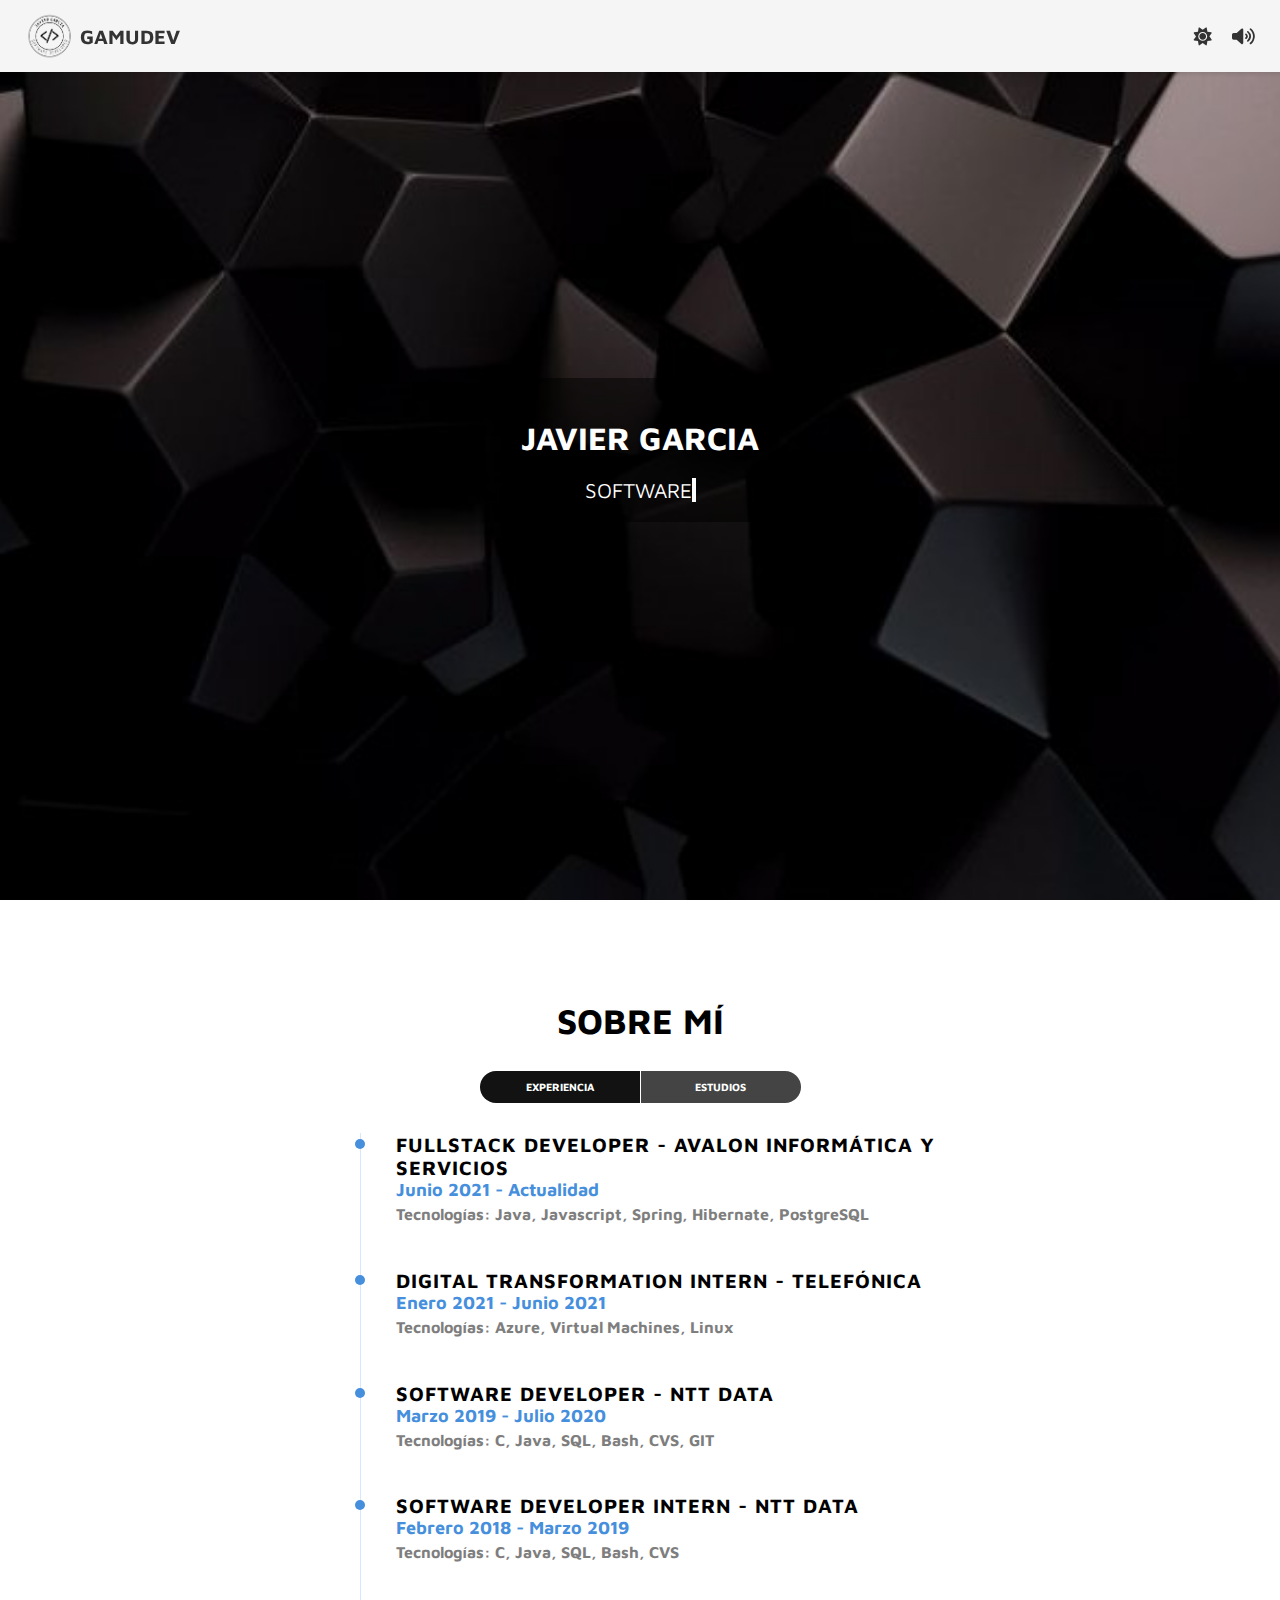
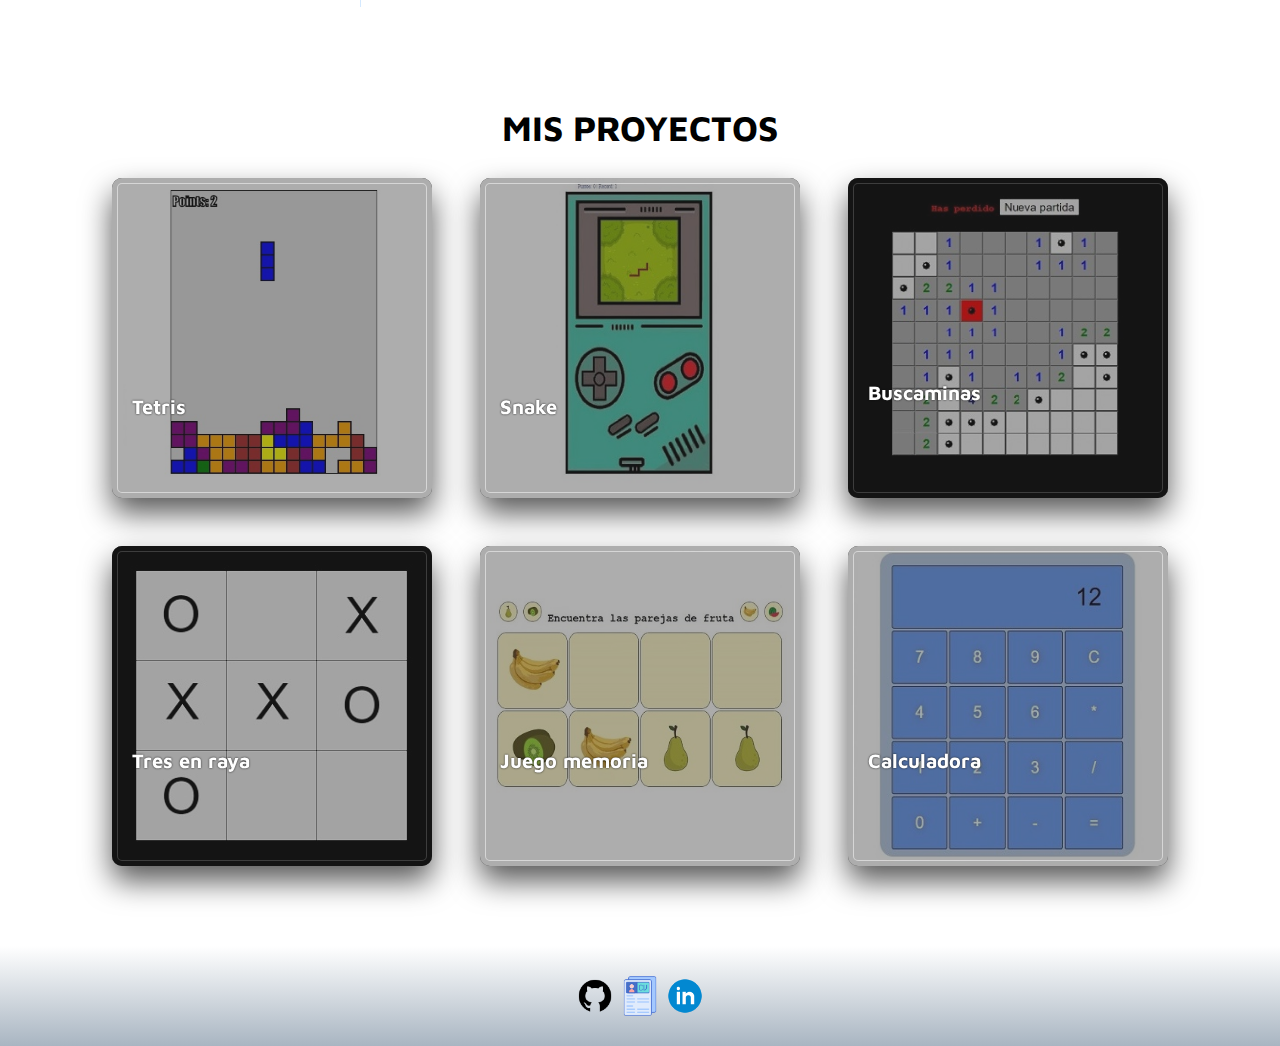
<file: index.html>
<html lang="es">
<head>
    <meta charset="utf-8">
    <meta name="viewport" content="width=device-width, initial-scale=1">
    <title>GAMUDEV</title>
    <script src="https://ajax.googleapis.com/ajax/libs/jquery/3.6.1/jquery.min.js"></script>
    <link rel="stylesheet" href="styles/default.css">
    <link rel="icon" href="img/iconJGM.png" type="image/x-icon">
    <link rel="stylesheet" href="https://cdnjs.cloudflare.com/ajax/libs/font-awesome/6.0.0-beta3/css/all.min.css">

</head>
<body>
    <div class="header-container">
        <header>
            <a class="logo">
                <img src="img/iconJGM.png" alt="icono JGM" class="logo-icon" />
                GAMUDEV
            </a>
            <!-- <nav>
                <ul>
                    <li><a href="#resume">Sobre mí</a></li>
                    <li><a href="#portfolio">Portfolio</a></li>
                    <li><a href="#contacto">Contacto</a></li>
                </ul>
            </nav> -->
            <div class="header-buttons">
                <button id="theme-toggle"><i class="fas fa-sun"></i></button>
                <button id="sound-toggle"><i class="fas fa-volume-up"></i></button>
            </div>
        </header>
    </div>
    <section id="inicio">
        <div class="hero">
            <div class="hero-content">
                <h1 class="name">JAVIER GARCIA</h1>
                <span id="typing-text" class="typing-animation"></span>
            </div>
        </div>
    </section>
    <section id="resume">
        <h1 class="titulo">SOBRE MÍ</h1>
        <div class="resume-icon">
            <ul>
                <li id="resume-icon-1" class="active" data="resume-content-1">
                    <h6 class="resume-icon-title">EXPERIENCIA</h6>
                </li>
                <li id="resume-icon-2" data="resume-content-2">
                    <h6 class="resume-icon-title">ESTUDIOS</h6>
                </li>
            </ul>
        </div>
        <div class="resume-content">
            <div id="resume-content-1" class="item active">
                <div class="content">
                    <ul>
                        <li>
                            <h6 class="sm-title">FullStack Developer - Avalon Informática y Servicios</h6>
                            <span class="date">Junio 2021 - Actualidad</span>
                            <p> Tecnologías:
                                Java, Javascript, Spring, Hibernate, PostgreSQL
                            </p>
                        </li>
                        <li>
                            <h6 class="sm-title">Digital Transformation Intern - Telefónica</h6>
                            <span class="date">Enero 2021 - Junio 2021</span>
                            <p> Tecnologías:
                                Azure, Virtual Machines, Linux
                            </p>
                        </li>
                        <li>
                            <h6 class="sm-title">Software Developer - NTT Data</h6>
                            <span class="date">Marzo 2019 - Julio 2020</span>
                            <p> Tecnologías:
                                C, Java, SQL, Bash, CVS, GIT
                            </p>
                        </li>
                        <li>
                            <h6 class="sm-title">Software Developer Intern - NTT Data</h6>
                            <span class="date">Febrero 2018 - Marzo 2019</span>
                            <p> Tecnologías:
                                C, Java, SQL, Bash, CVS
                            </p>
                        </li>
                    </ul>
                </div>
            </div>

            <div id="resume-content-2" class="item" style="display: none;">
                <div class="content">
                    <ul id="ul-cursos">
                        <li>
                            <h6 class="sm-title">GRADO EN INGENIERÍA DEL SOFTWARE</h6>
                            <span class="date">2014 - 2020 ▪ UNIVERSIDAD POLITÉCNICA DE MADRID</span>
                            <p>Tecnologías:
                                Java, C, C++, ADA, Python 
                            </p>
                        </li>
                        <li>    
                            <a href="docs/PFG.pdf" target="_blank" style="color: unset">
                                <h6 class="sm-title">PFG CRIPTOGRAFÍA DE CURVAS ELÍPTICAS Y REDES NEURONALES</h6>
                                <span class="date">2022 ▪ UNIVERSIDAD POLITÉCNICA DE MADRID</span>
                                <p>Tecnologías:
                                    Python, Criptografía de Curvas Elípticas, Redes Neuronales
                                </p>
                            </a>
                        </li>
                    </ul>
                </div>
            </div>
        </div>
    </section>

    <section id="portfolio">
        <div class="titulo-div">
            <h1 class="titulo">MIS PROYECTOS</h1>
        </div>
        <div class="containerApps">
            <div class="cardWrap" id="tetris" data-bs-toggle="modal" data-bs-target="#modalApp">
                <div class="card">
                    <div class="cardBg" style="background-image: url('./img/tetris.JPG');">
                    </div>
                    <div class="cardInfo">
                        <h3 class="cardTitle">
                            Tetris
                        </h3>
                        <p>Juego de puzzle en el que los jugadores manipulan tetrominós que caen para completar y eliminar líneas
                        horizontales sin dejar huecos.</p>
                    </div>
                </div>
            </div>
            <div class="cardWrap" id="snake" data-bs-toggle="modal" data-bs-target="#modalApp">
                <div class="card">
                    <div class="cardBg" style="background-image: url('./img/snake.JPG');">
                    </div>
                    <div class="cardInfo">
                        <h3 class="cardTitle">
                            Snake
                        </h3>
                        <p>Juego en el que el jugador controla una serpiente que crece al comer objetos, evitando colisionar con las paredes y
                        consigo misma.</p>
                    </div>
                </div>
            </div>
            <div class="cardWrap" id="buscaminas" data-bs-toggle="modal" data-bs-target="#modalApp">
                <div class="card">
                    <div class="cardBg" style="background-image: url('./img/buscaminas.JPG');">
                    </div>
                    <div class="cardInfo">
                        <h3 class="cardTitle">
                            Buscaminas
                        </h3>
                        <p>Juego de lógica en el que los jugadores deben descubrir celdas en una cuadrícula sin detonarlas, utilizando pistas
                        numéricas para evitar las minas ocultas.</p>
                    </div>
                </div>
            </div>
            <div class="cardWrap" id="tresenraya" data-bs-toggle="modal" data-bs-target="#modalApp">
                <div class="card">
                    <div class="cardBg" style="background-image: url('./img/tresenraya.JPG');">
                    </div>
                    <div class="cardInfo">
                        <h3 class="cardTitle">
                            Tres en raya
                        </h3>
                        <p>Juego de estrategia para dos jugadores que se turnan para colocar sus símbolos en una cuadrícula de 3x3, intentando
                        alinear tres en fila, columna o diagonal.</p>
                    </div>
                </div>
            </div>
            <div class="cardWrap" id="parejas" data-bs-toggle="modal" data-bs-target="#modalApp">
                <div class="card">
                    <div class="cardBg" style="background-image: url('./img/parejas.JPG');">
                    </div>
                    <div class="cardInfo">
                        <h3 class="cardTitle">
                            Juego memoria
                        </h3>
                        <p>Juego de memoria en el que los jugadores voltean dos cartas a la vez,
                        tratando de encontrar pares coincidentes hasta que todas las cartas se emparejan.</p>
                    </div>
                </div>
            </div>
            <div class="cardWrap" id="calculadora" data-bs-toggle="modal" data-bs-target="#modalApp">
                <div class="card">
                    <div class="cardBg" style="background-image: url('./img/calculadora.JPG');">
                    </div>
                    <div class="cardInfo">
                        <h3 class="cardTitle">
                            Calculadora
                        </h3>
                        <p>Herramienta para realizar operaciones matemáticas básicas, como suma, resta, multiplicación y división, 
                            proporcionando resultados rápidos y precisos.</p>
                    </div>
                </div>
            </div>
        </div>
    </section >
    
    <!-- Modal -->
    <div id="modalApp" class="modal">
        <div class="modal-content">
            <span id="closeModal" class="close">&times;</span>
            <div class="embed-container">
                <iframe id="iframe-modal" frameborder="0" allowfullscreen scrolling="no" style="overflow:hidden;"></iframe>
            </div>
        </div>
    </div>

    <footer id="contacto">
        <!-- <a href="https://twitter.com/gamudev" target="_blank"><img src="img/twitter.png" alt="icono github" /></a> -->
        <a href="https://github.com/gamudev" target="_blank"><img src="img/github.png" alt="icono github" /></a>
        <a href="docs/cv.pdf" target="_blank"><img src="img/cv.png" alt="icono curriculum" /></a>
        <a href="https://www.linkedin.com/in/javier-garcia-mu%C3%B1oz/" target="_blank"><img src="img/linkedin.png" alt="icono linkedin" /></a>
    </footer>
    <script src="scripts/main.js"></script>
</body>

</html>
</file>
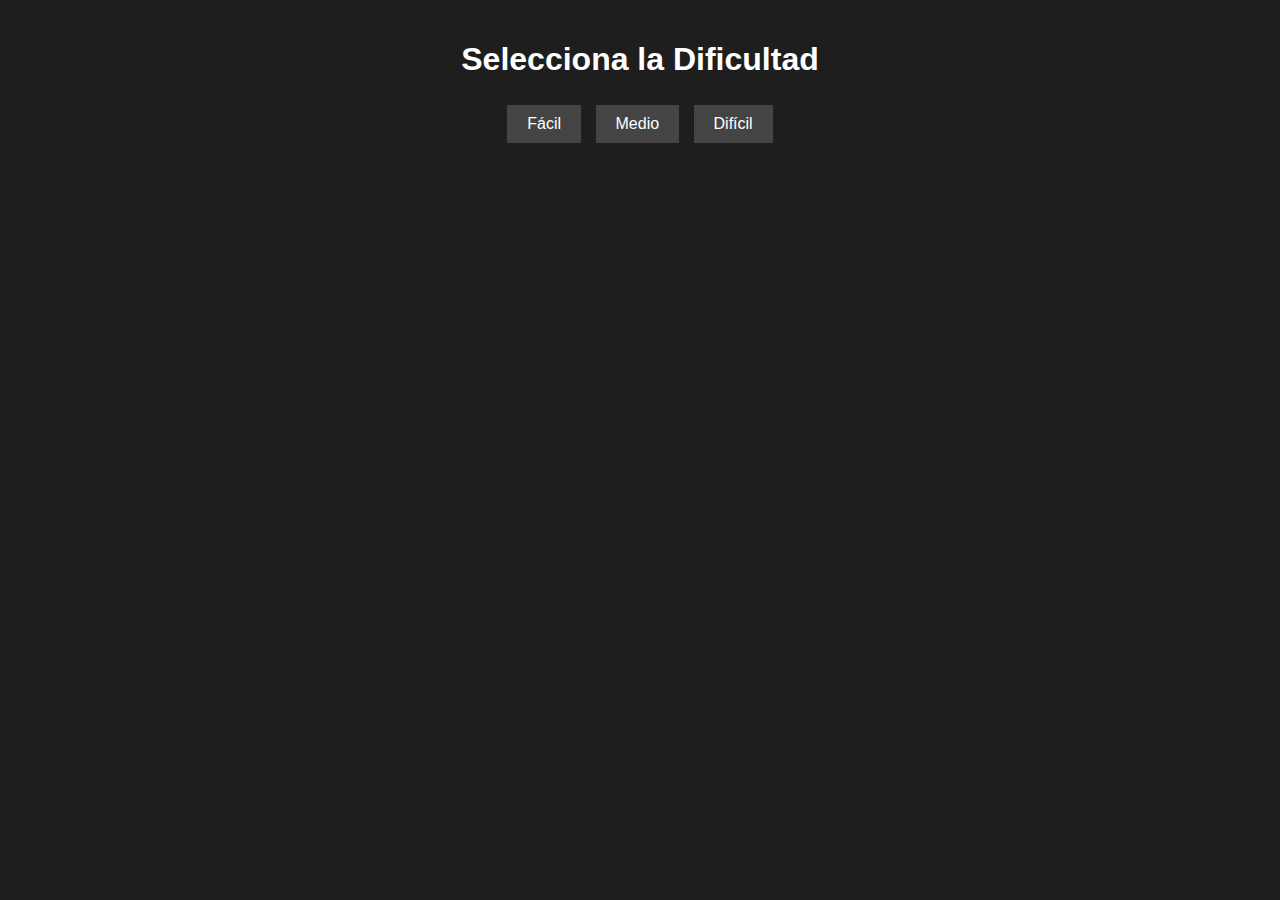
<file: Demo/Obstacles/index.html>
<!DOCTYPE html>
<html>

<head>
    <title>Juego de Evasión Moderno</title>
    <meta name="viewport" content="width=device-width, initial-scale=1.0, user-scalable=no">
    <style>
        body {
            margin: 0;
            display: flex;
            justify-content: center;
            align-items: center;
            height: 100vh;
            background-color: #1e1e1e;
            color: #fff;
            font-family: Arial, sans-serif;
            -webkit-user-select: none;
            /* Disables user select on iOS Safari */
            -webkit-touch-callout: none;
            /* Disables callout (menu) on iOS Safari */
            user-select: none;
            /* Disables text selection */
        }

        canvas {
            background-color: #262626;
            box-shadow: 0 0 10px rgba(0, 0, 0, 0.5);
            border: 2px solid #fff;
        }

        .difficulty-selector {
            position: absolute;
            top: 20px;
            text-align: center;
        }

        .difficulty-selector button {
            background-color: #444;
            border: none;
            color: #fff;
            padding: 10px 20px;
            margin: 5px;
            cursor: pointer;
            font-size: 16px;
        }
    </style>
</head>

<body>
    <div class="difficulty-selector" id="difficultySelector">
        <h1>Selecciona la Dificultad</h1>
        <button onclick="startGame('easy')">Fácil</button>
        <button onclick="startGame('medium')">Medio</button>
        <button onclick="startGame('hard')">Difícil</button>
    </div>
    <canvas id="gameCanvas" width="500" height="600" style="display:none;"></canvas>
    <script>
        const canvas = document.getElementById('gameCanvas');
        const ctx = canvas.getContext('2d');

        const playerImage = new Image();
        playerImage.src = './img/player.png';

        const obstacleImage = new Image();
        obstacleImage.src = './img/obstacle.png';

        const lifeImage = new Image();
        lifeImage.src = './img/1up.png';

        const player = {
            x: canvas.width / 2 - 25,
            y: canvas.height - 60,
            width: 50,
            height: 50,
            speed: 15,
            lives: 3
        };

        const obstacles = [];
        const obstacleWidth = 50;
        const obstacleHeight = 50;
        let obstacleSpeed = 3;

        const lifes = [];
        const lifeWidth = 25;
        const lifeHeight = 25;
        let lifeProportion = 0.01; // Default to medium difficulty proportion

        let gameOver = false;
        let score = 0;
        let bestScores = JSON.parse(localStorage.getItem('bestScores')) || [];

        function drawPlayer() {
            ctx.drawImage(playerImage, player.x, player.y, player.width, player.height);
        }

        function drawObstacles() {
            obstacles.forEach(obstacle => {
                ctx.drawImage(obstacleImage, obstacle.x, obstacle.y, obstacleWidth, obstacleHeight);
            });
        }

        function drawLives() {
            lifes.forEach(life => {
                ctx.drawImage(lifeImage, life.x, life.y, lifeWidth, lifeHeight);
            });
        }

        function updateObstacles() {
            obstacles.forEach(obstacle => {
                obstacle.y += obstacleSpeed;
            });
            if (Math.random() < 0.02) {
                const x = Math.random() * (canvas.width - obstacleWidth);
                obstacles.push({ x: x, y: -obstacleHeight });
            }
            obstacles.forEach((obstacle, index) => {
                if (obstacle.y > canvas.height) {
                    obstacles.splice(index, 1);
                    score++;
                }
                if (obstacle.x < player.x + player.width &&
                    obstacle.x + obstacleWidth > player.x &&
                    obstacle.y < player.y + player.height &&
                    obstacle.y + obstacleHeight > player.y) {
                    obstacles.splice(index, 1);
                    player.lives--;
                    if (player.lives <= 0) {
                        gameOver = true;
                        saveScore();
                    }
                }
            });
        }

        function updateLives() {
            lifes.forEach(life => {
                life.y += obstacleSpeed;
            });
            if (Math.random() < lifeProportion) {
                const x = Math.random() * (canvas.width - lifeWidth);
                lifes.push({ x: x, y: -lifeHeight });
            }
            lifes.forEach((life, index) => {
                if (life.y > canvas.height) {
                    lifes.splice(index, 1);
                }
                if (life.x < player.x + player.width &&
                    life.x + lifeWidth > player.x &&
                    life.y < player.y + player.height &&
                    life.y + lifeHeight > player.y) {
                    lifes.splice(index, 1);
                    player.lives++;
                }
            });
        }

        function drawScore() {
            ctx.fillStyle = '#fff';
            ctx.font = '20px Arial';
            ctx.fillText('Score: ' + score, 10, 30);
            ctx.fillText('Lives: ' + player.lives, 10, 60);
        }

        function clearCanvas() {
            ctx.clearRect(0, 0, canvas.width, canvas.height);
        }

        function gameLoop() {
            if (gameOver) {
                showGameOver();
                return;
            }

            clearCanvas();
            drawPlayer();
            updateObstacles();
            drawObstacles();
            updateLives();
            drawLives();
            drawScore();

            requestAnimationFrame(gameLoop);
        }

        function resetGame() {
            player.x = canvas.width / 2 - 25;
            player.y = canvas.height - 60;
            player.lives = 3;
            obstacles.length = 0;
            lifes.length = 0;
            gameOver = false;
            score = 0;
            gameLoop();
        }

        function startGame(difficulty) {
            document.getElementById('difficultySelector').style.display = 'none';
            canvas.style.display = 'block';
            switch (difficulty) {
                case 'easy':
                    obstacleSpeed = 2;
                    lifeProportion = 0.01;
                    break;
                case 'medium':
                    obstacleSpeed = 4;
                    lifeProportion = 0.005;
                    break;
                case 'hard':
                    obstacleSpeed = 6;
                    lifeProportion = 0.001;
                    break;
            }
            resetGame();
        }

        function showGameOver() {
            clearCanvas();
            ctx.fillStyle = '#fff';
            ctx.font = '50px Arial';
            ctx.fillText('Game Over', canvas.width / 4, canvas.height / 2);
            ctx.font = '20px Arial';
            ctx.fillText('Press any key or tap to restart', canvas.width / 4 - 40, canvas.height / 2 + 40);
            ctx.fillText('Best Scores:', canvas.width / 4, canvas.height / 2 + 80);
            bestScores.forEach((score, index) => {
                ctx.fillText(`${index + 1}. ${score}`, canvas.width / 4, canvas.height / 2 + 110 + index * 30);
            });
        }

        function saveScore() {
            bestScores.push(score);
            bestScores.sort((a, b) => b - a);
            if (bestScores.length > 3) {
                bestScores = bestScores.slice(0, 3);
            }
            localStorage.setItem('bestScores', JSON.stringify(bestScores));
        }

        document.addEventListener('keydown', (e) => {
            if (gameOver) {
                resetGame();
            } else {
                if (e.key === 'ArrowLeft' && player.x > 0) {
                    player.x -= player.speed;
                } else if (e.key === 'ArrowRight' && player.x < canvas.width - player.width) {
                    player.x += player.speed;
                }
            }
        });

        document.addEventListener('touchstart', (e) => {
            if (gameOver) {
                resetGame();
            } else {
                const touchX = e.touches[0].clientX;
                const canvasRect = canvas.getBoundingClientRect();
                if (touchX < canvasRect.left + canvasRect.width / 2 && player.x > 0) {
                    player.x -= player.speed;
                } else if (touchX > canvasRect.left + canvasRect.width / 2 && player.x < canvas.width - player.width) {
                    player.x += player.speed;
                }
            }
        });

        // Prevent double-tap zoom on mobile
        let lastTouchEnd = 0;
        document.addEventListener('touchend', (e) => {
            const now = (new Date()).getTime();
            if (now - lastTouchEnd <= 300) {
                e.preventDefault();
            }
            lastTouchEnd = now;
        }, false);

        playerImage.onload = () => {
            showDifficultySelector();
        };

        function showDifficultySelector() {
            document.getElementById('difficultySelector').style.display = 'block';
            canvas.style.display = 'none';
        }
        </script>
    </body>

</html>
</file>
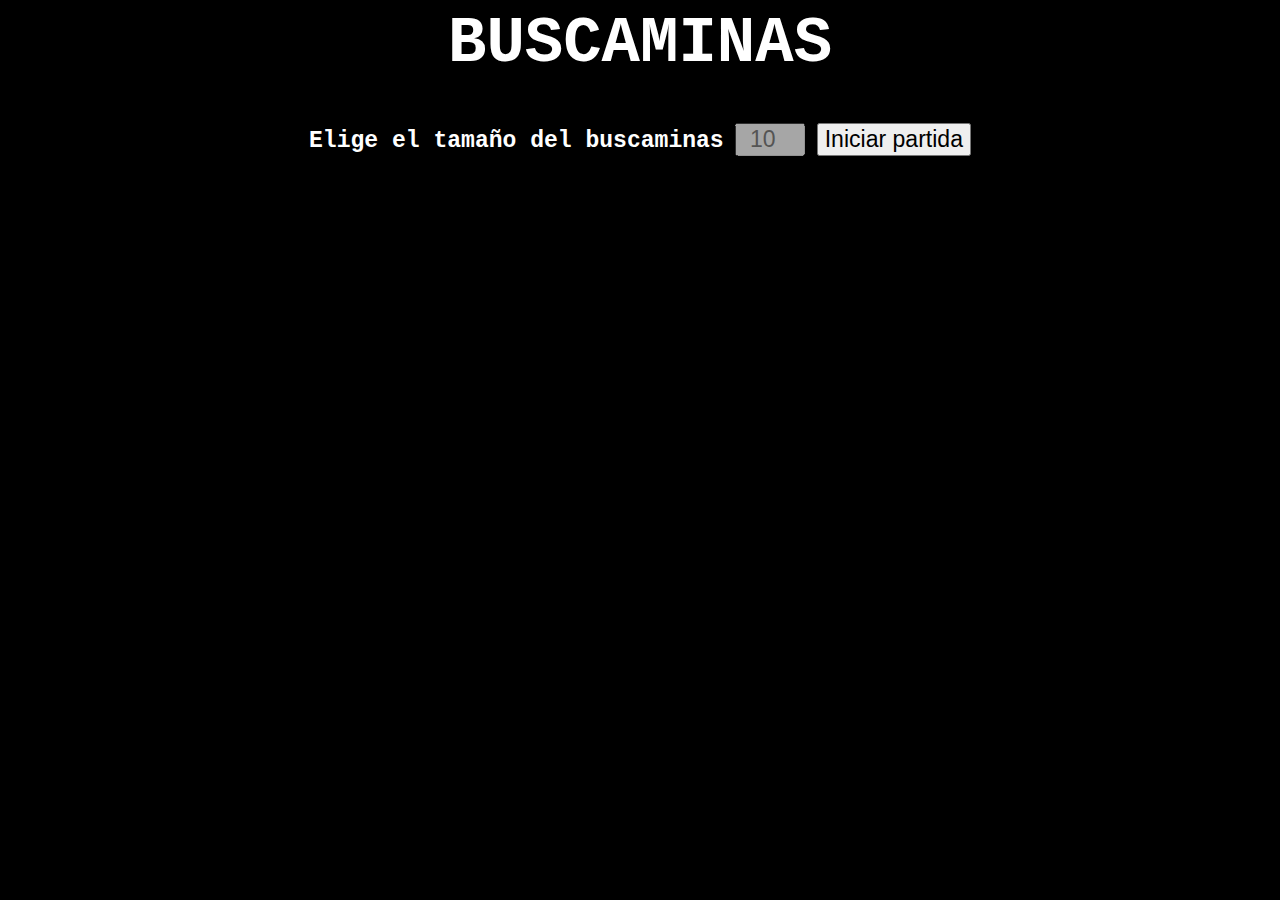
<file: Buscaminas/buscaminas.html>
<html>

<head>
    <meta charset="utf-8">
    <title>Juego</title>
    <script src="https://ajax.googleapis.com/ajax/libs/jquery/3.6.1/jquery.min.js"></script>
    <link rel="stylesheet" href="buscaminas.css">
</head>

<body>
    <h1>BUSCAMINAS</h1>
    <div id="mensajes">
        <label for="tamaño">Elige el tamaño del buscaminas</label>
        <input id="tamaño" type="number" value="10" min="5" max="20" disabled/>
        <button id="iniciarBuscaminas">Iniciar partida</button>
    </div>
    <div id="tablero">
    </div>
    <script src="buscaminas.js"></script>
</body>

</html>
</file>
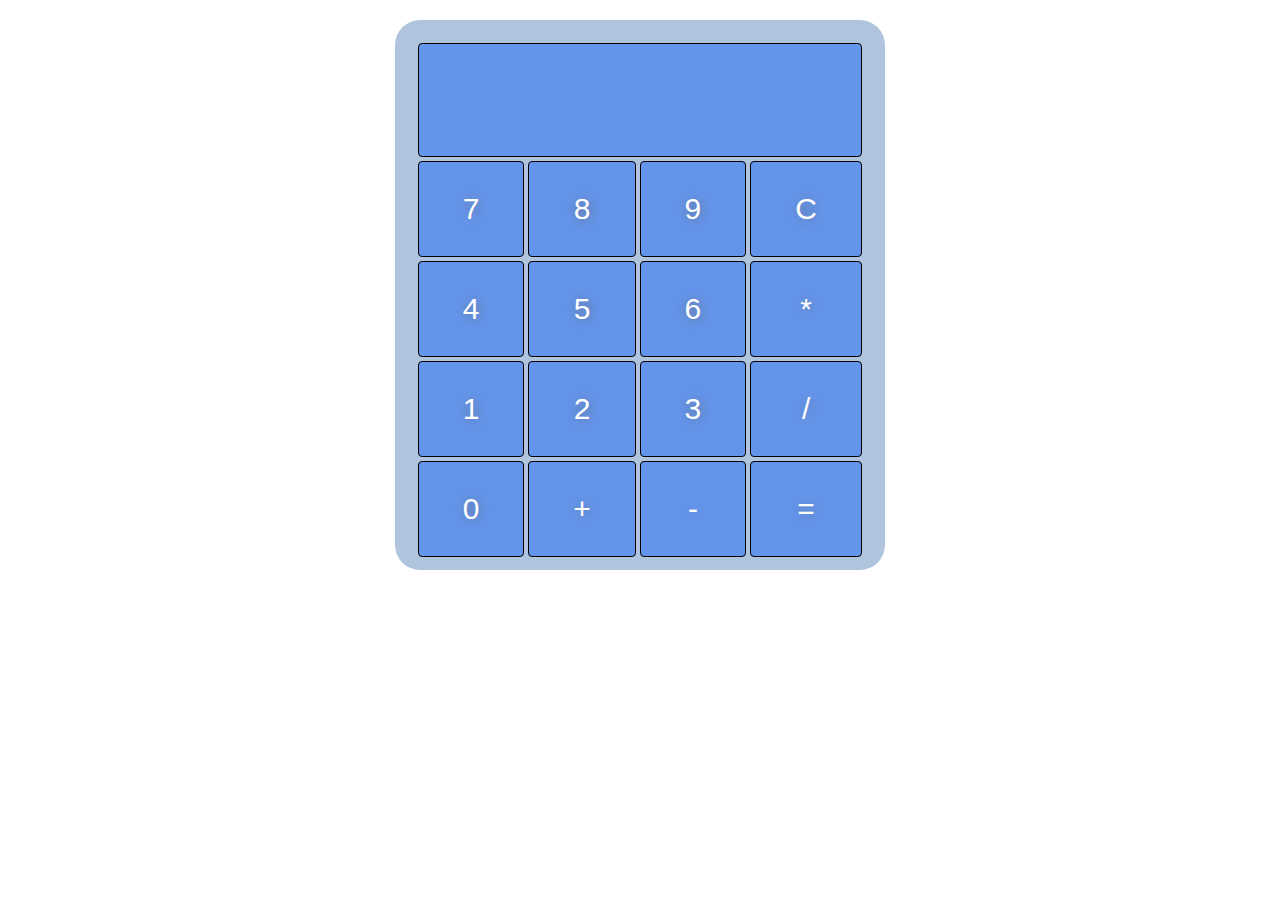
<file: Calculadora/calculadora.html>
<html>

<head>
    <meta charset="utf-8">
    <title>Calculadora</title>
    <script src="https://ajax.googleapis.com/ajax/libs/jquery/3.6.1/jquery.min.js"></script>
    <link rel="stylesheet" href="calculadora.css">
</head>

<body>
    <table class="calculadora">
        <tr>
            <td colspan="4"><input id="resultado"/></td>
        </tr>
        <tr>
            <td><button id="siete" class="number">7</button></td>
            <td><button id="ocho" class="number">8</button></td>
            <td><button id="nueve" class="number">9</button></td>
            <td><button id="clear" class="operation">C</button></td>
        </tr>
        <tr>
            <td><button id="cuatro" class="number">4</button></td>
            <td><button id="cinco" class="number">5</button></td>
            <td><button id="seis" class="number">6</button></td>
            <td><button id="multiplicacion" class="operation">*</button></td>
        </tr>
        <tr>
            <td><button id="uno" class="number">1</button></td>
            <td><button id="dos" class="number">2</button></td>
            <td><button id="tres" class="number">3</button></td>
            <td><button id="division" class="operation">/</button></td>
        </tr>
        <tr>
            <td><button id="cero" class="number">0</button></td>
            <td><button id="suma" class="operation">+</button></td>
            <td><button id="resta" class="operation">-</button></td>
            <td><button id="igual" class="operation">=</button></td>
        </tr>
    </table>
    <script src="calculadora.js"></script>
</body>
</file>
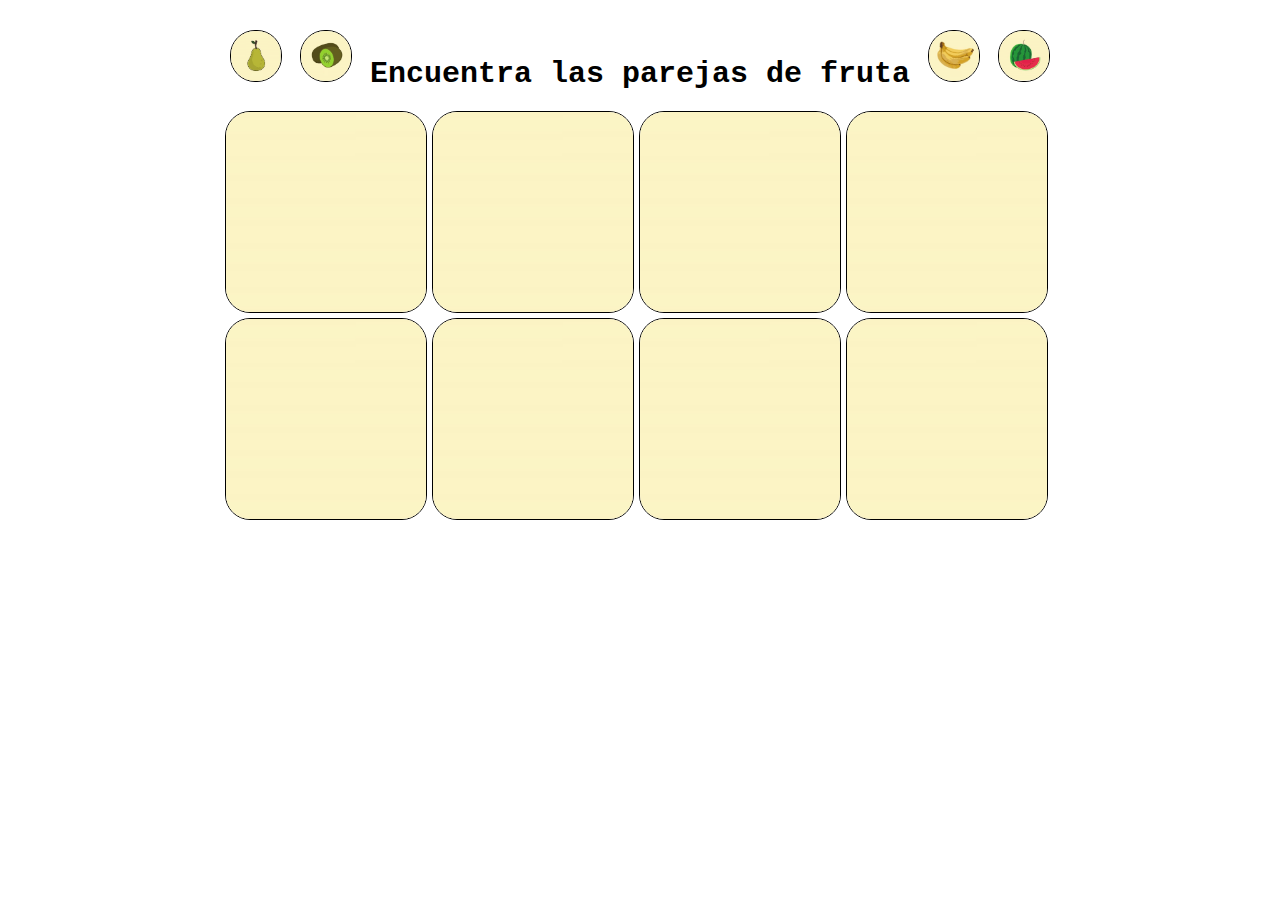
<file: Encuentra Pareja Fruta/encuentraParejaFruta.html>
<html>
<head>
    <meta charset="utf-8">
    <title>Juego</title>
    <script src="https://ajax.googleapis.com/ajax/libs/jquery/3.6.1/jquery.min.js"></script>
    <link rel="stylesheet" href="encuentraParejaFruta.css">
</head>
<body>
    <h1 class="titulo">
        <img class="minifruta" src="img/pera.png">
        <img class="minifruta" src="img/kiwi.png"> 
        Encuentra las parejas de fruta
        <img class="minifruta" src="img/platano.png">
        <img class="minifruta" src="img/sandia.png">
    </h1>
    <div id="tablero">
        <img id="fruta0" class="fruta" src="img/oculto.png" draggable="false">
        <img id="fruta1" class="fruta" src="img/oculto.png" draggable="false">
        <img id="fruta2" class="fruta" src="img/oculto.png" draggable="false">
        <img id="fruta3" class="fruta" src="img/oculto.png" draggable="false">
        <img id="fruta4" class="fruta" src="img/oculto.png" draggable="false">
        <img id="fruta5" class="fruta" src="img/oculto.png" draggable="false">
        <img id="fruta6" class="fruta" src="img/oculto.png" draggable="false">
        <img id="fruta7" class="fruta" src="img/oculto.png" draggable="false">
    </div>
    <script src="encuentraParejaFruta.js"></script>
</body>
</html>
</file>
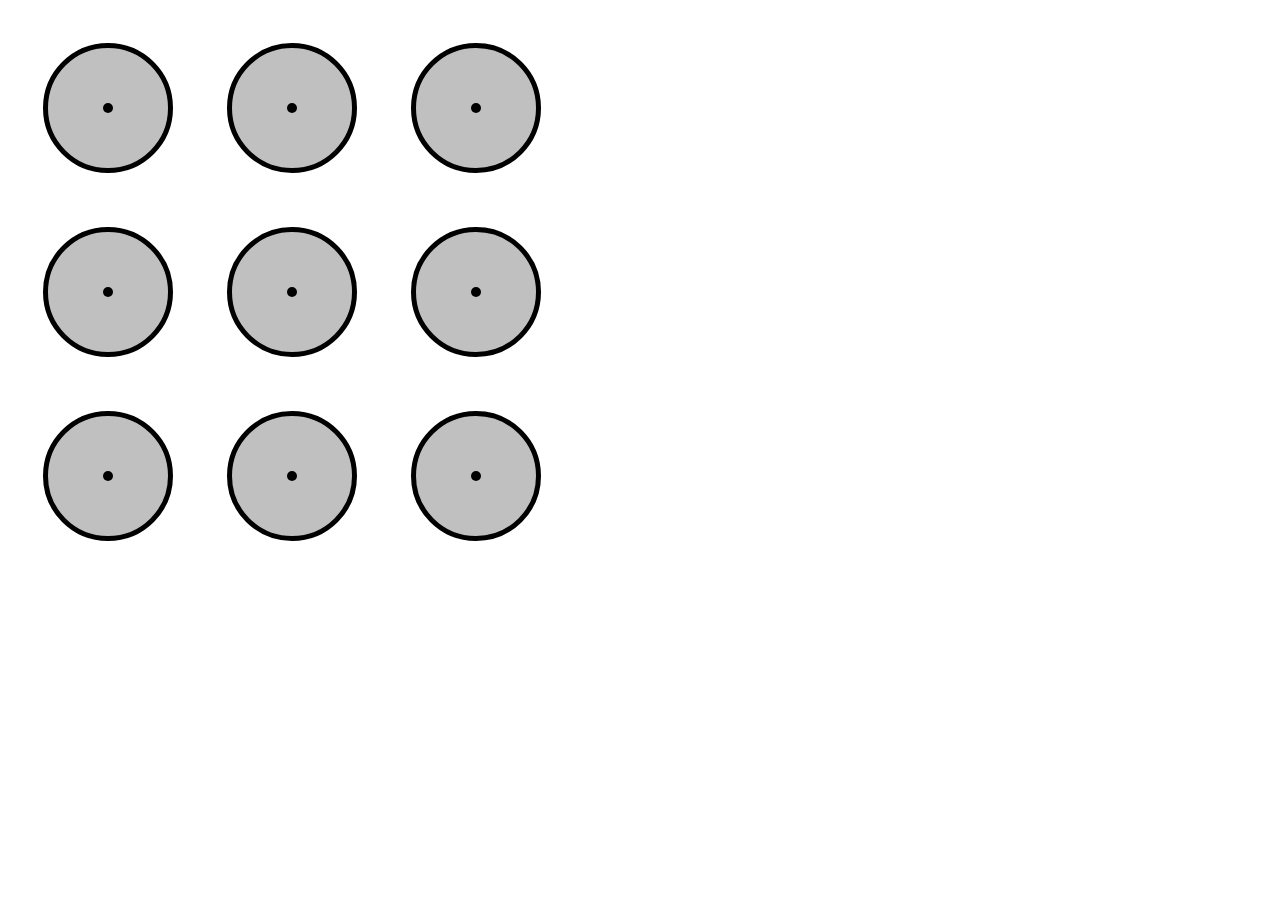
<file: Patron desbloqueo/patronDesbloqueo.html>
<html>

<head>
    <meta charset="utf-8">
    <title>Patrón Desbloqueo</title>
    <script src="https://ajax.googleapis.com/ajax/libs/jquery/3.6.1/jquery.min.js"></script>
    <link rel="stylesheet" href="patronDesbloqueo.css">
</head>

<body>
    <table class="patron">
        <tr>
            <td><div class="circulo" id="circulo1"><div></div></div></td>
            <td><div class="circulo" id="circulo2"><div></div></div></td>
            <td><div class="circulo" id="circulo3"><div></div></div></td>
        </tr>
        <tr>
            <td><div class="circulo" id="circulo4"><div></div></div></td>
            <td><div class="circulo" id="circulo5"><div></div></div></td>
            <td><div class="circulo" id="circulo6"><div></div></div></td>
        </tr>
        <tr>
            <td><div class="circulo" id="circulo7"><div></div></div></td>
            <td><div class="circulo" id="circulo8"><div></div></div></td>
            <td><div class="circulo" id="circulo9"><div></div></div></td>
        </tr>
    </table>
    <script src="patronDesbloqueo.js"></script>
</body>
</file>
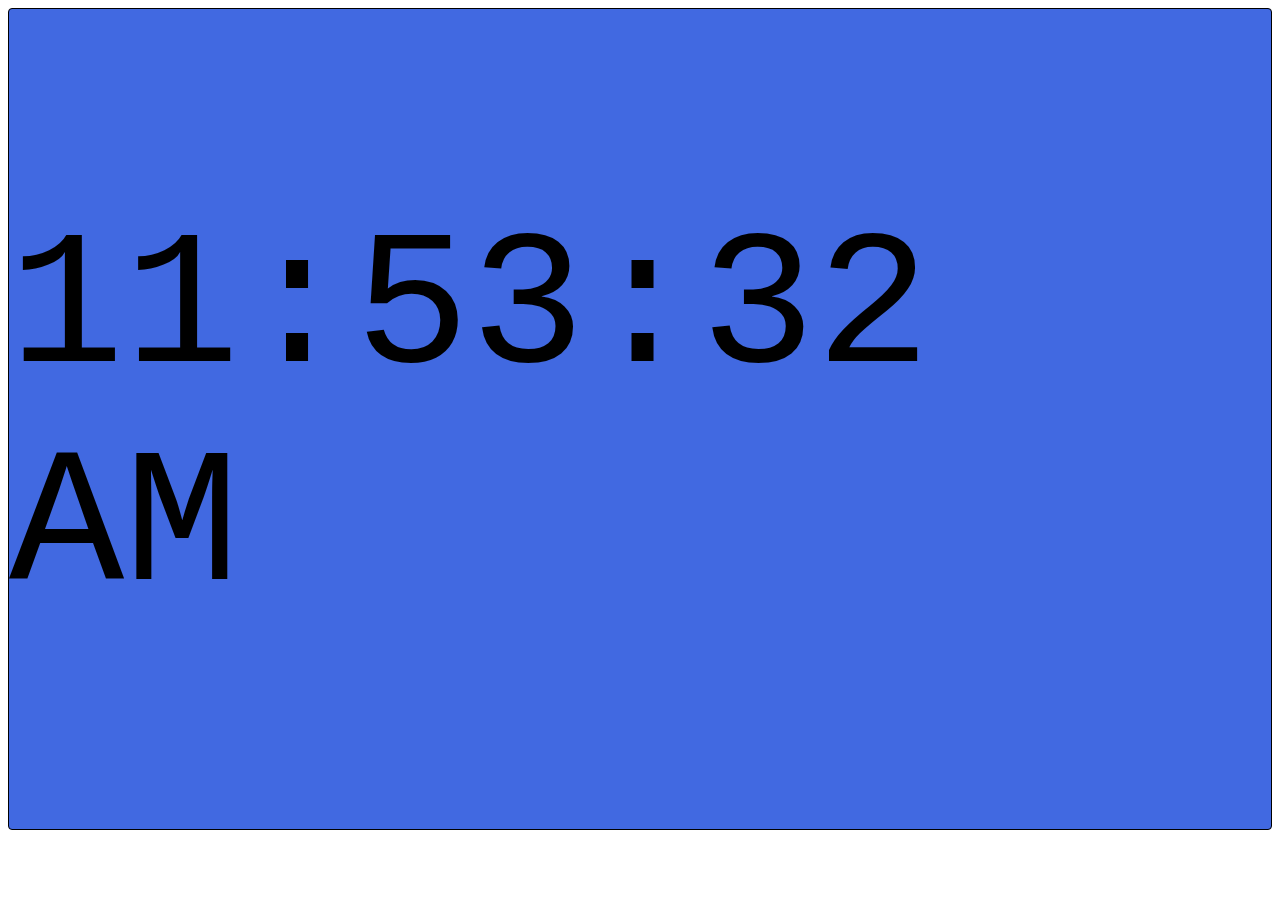
<file: Reloj digital/relojDigital.html>
<head>
    <meta charset="utf-8">
    <title>Reloj Digital</title>
    <link rel="stylesheet" href="relojDigital.css">
    <script src="https://ajax.googleapis.com/ajax/libs/jquery/3.6.1/jquery.min.js"></script>
</head>
<body>
    <div class="contenedor">
        <div class="reloj">
            <p id="now"></p>
        </div>
    </div>
    <script src="relojDigital.js"></script>
</body>
</file>
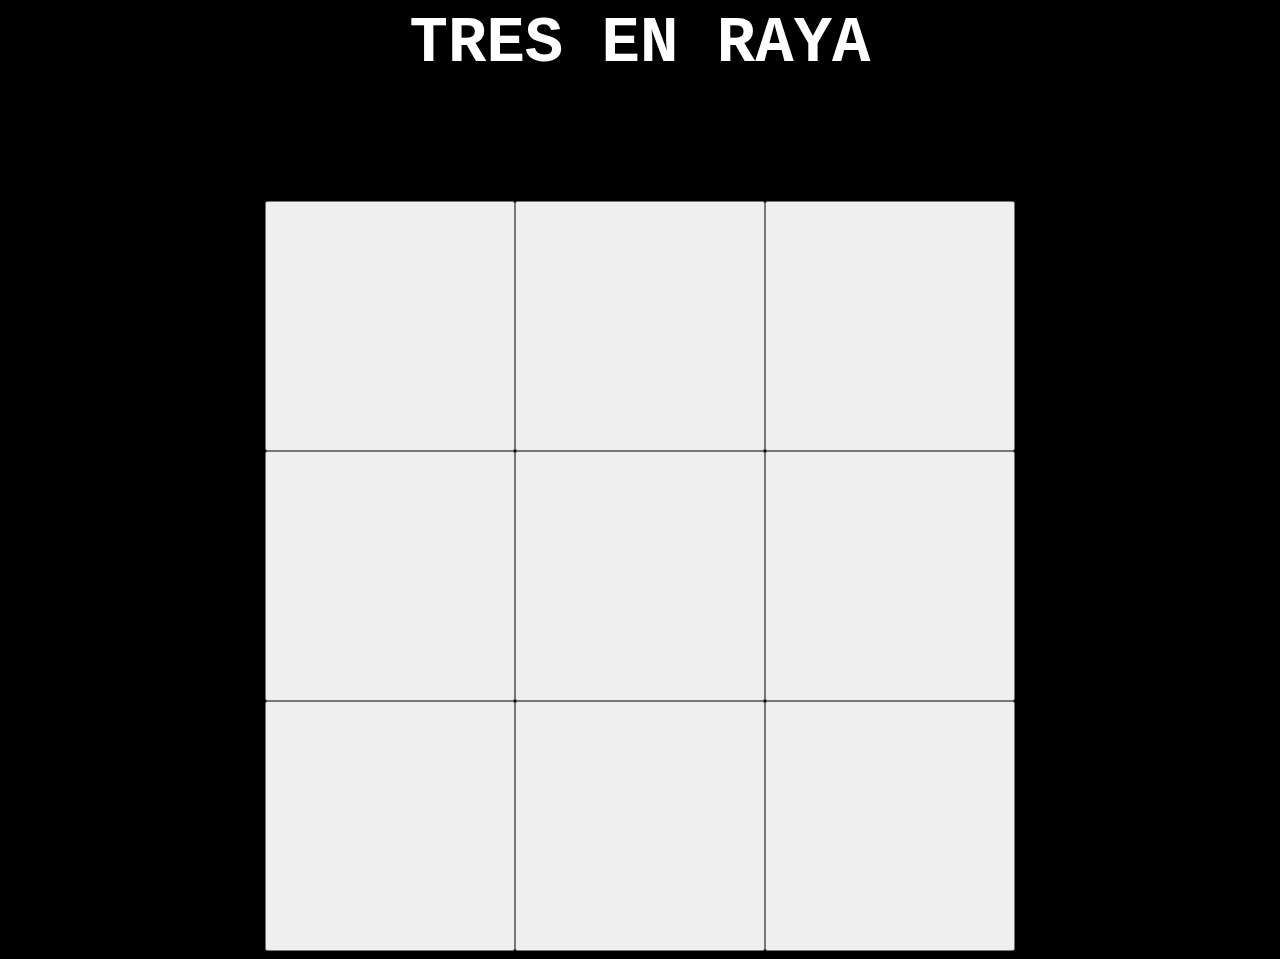
<file: Tres En Raya/tresEnRaya.html>
<html>
<head>
    <meta charset="utf-8">
    <title>Juego</title>
    <script src="https://ajax.googleapis.com/ajax/libs/jquery/3.6.1/jquery.min.js"></script>
    <link rel="stylesheet" href="tresEnRaya.css">
</head>
<body>
    <h1>TRES EN RAYA</h1>
    <h2 id="textoVictoria">
        Fin de la partida...
        <button id="reiniciar" onclick='location.reload()'>Jugar de nuevo</button>
    </h2>
    <div id="tablero">
        <button id="casilla0"></button>
        <button id="casilla1"></button>
        <button id="casilla2"></button>
        <button id="casilla3"></button>
        <button id="casilla4"></button>
        <button id="casilla5"></button>
        <button id="casilla6"></button>
        <button id="casilla7"></button>
        <button id="casilla8"></button>
    </div>
    <script src="tresEnRaya.js"></script>
</body>
</html>
</file>
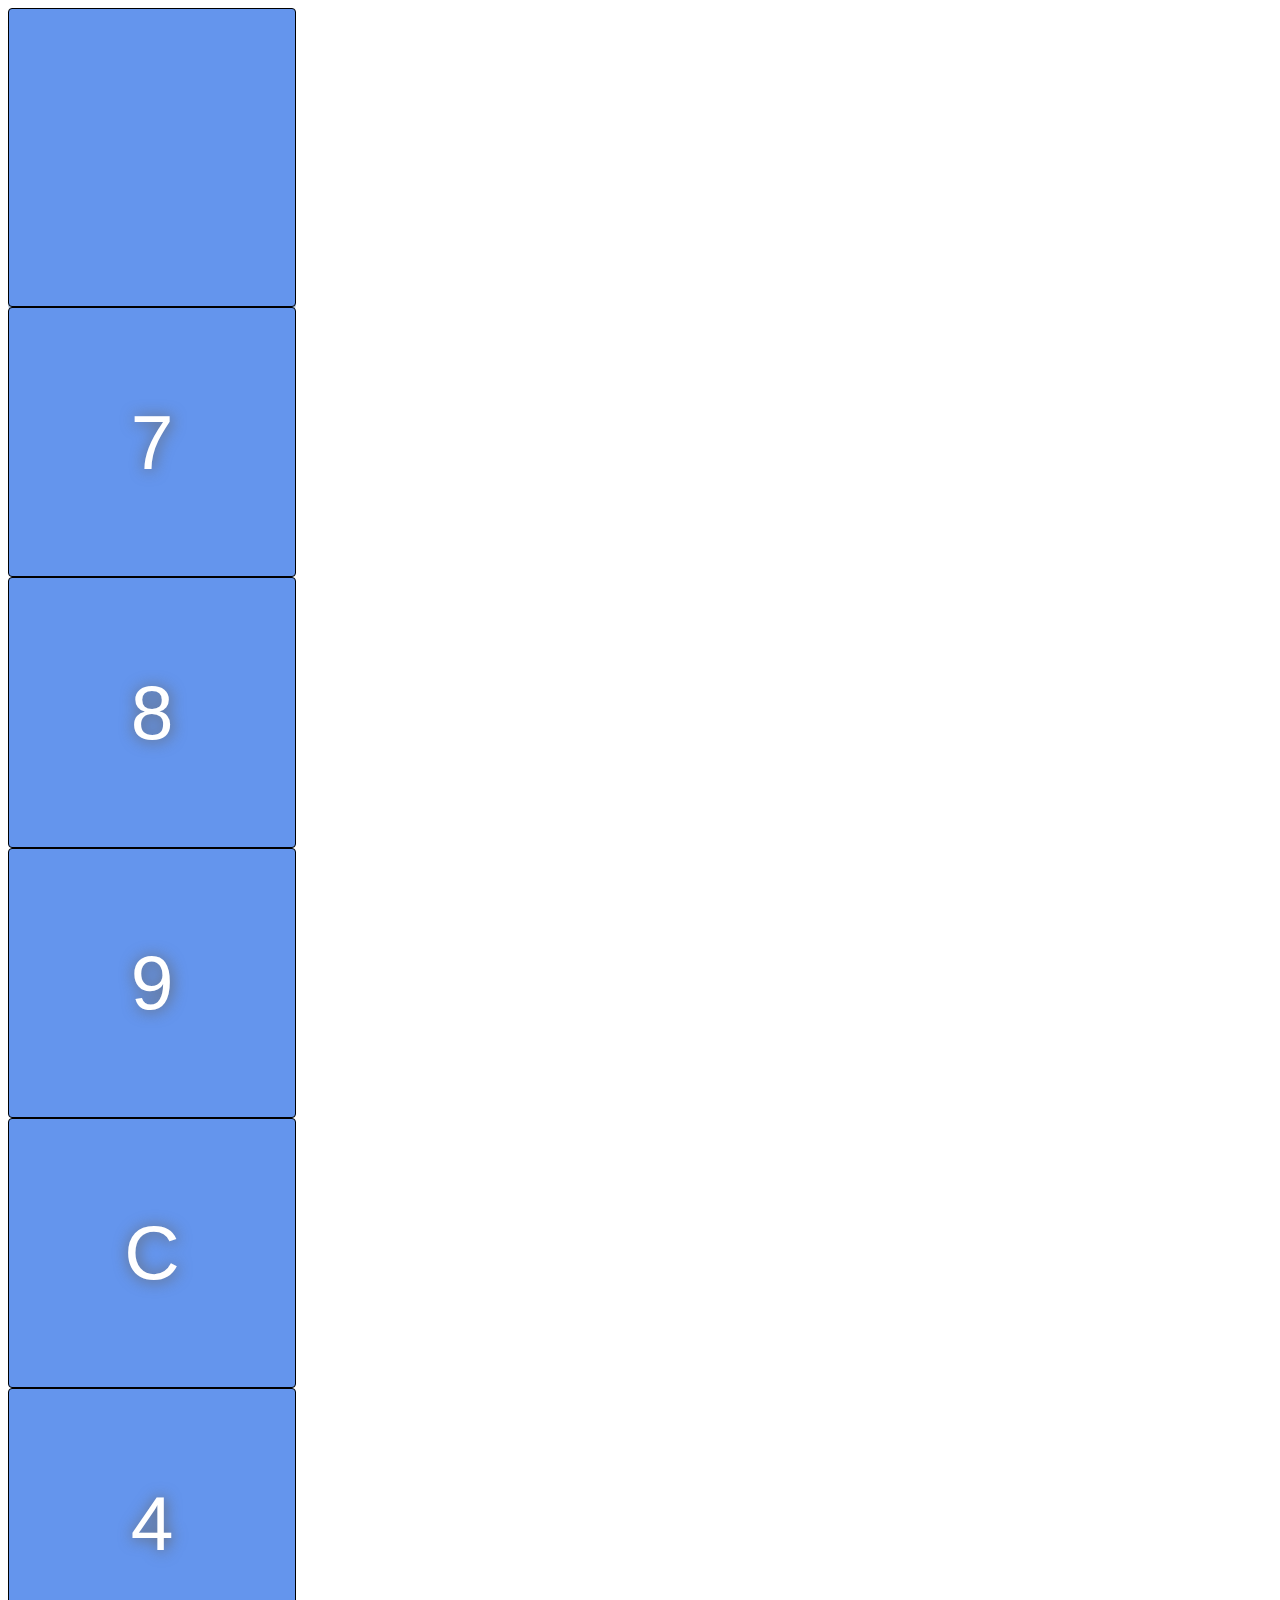
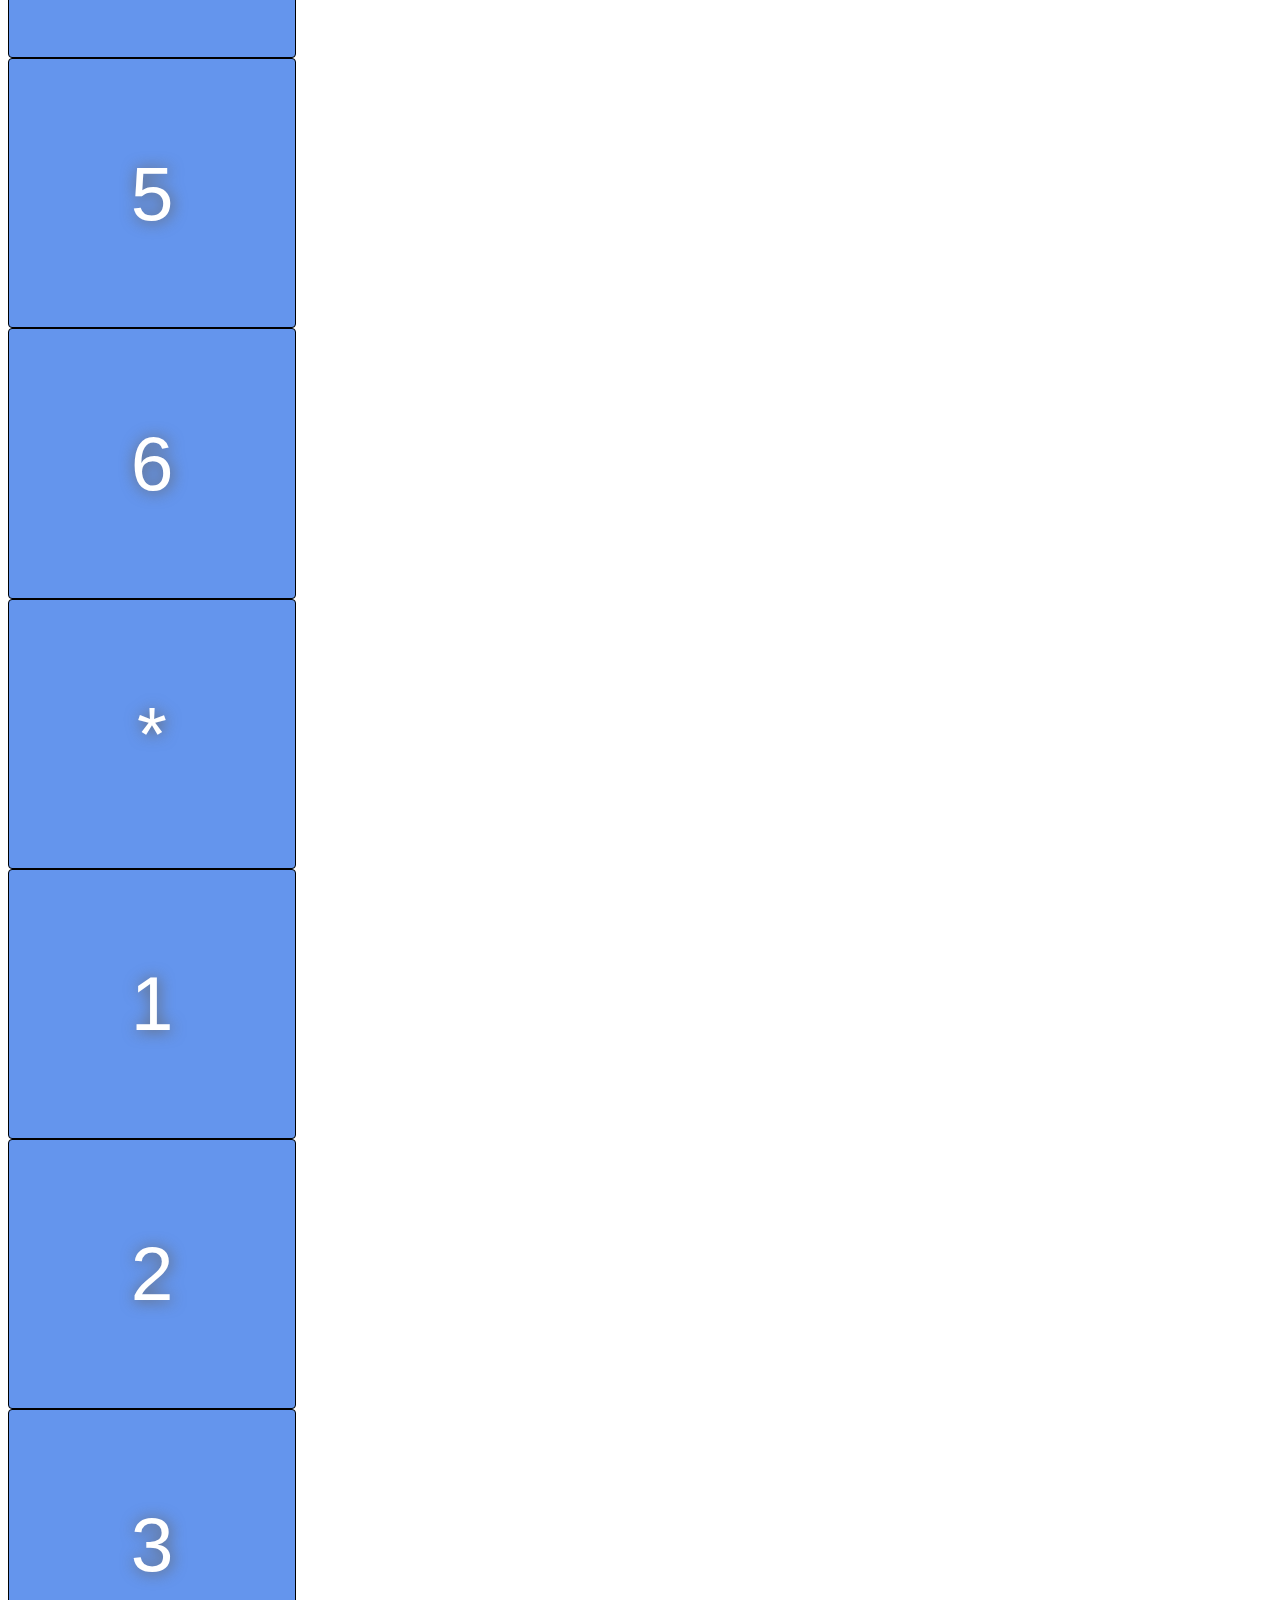
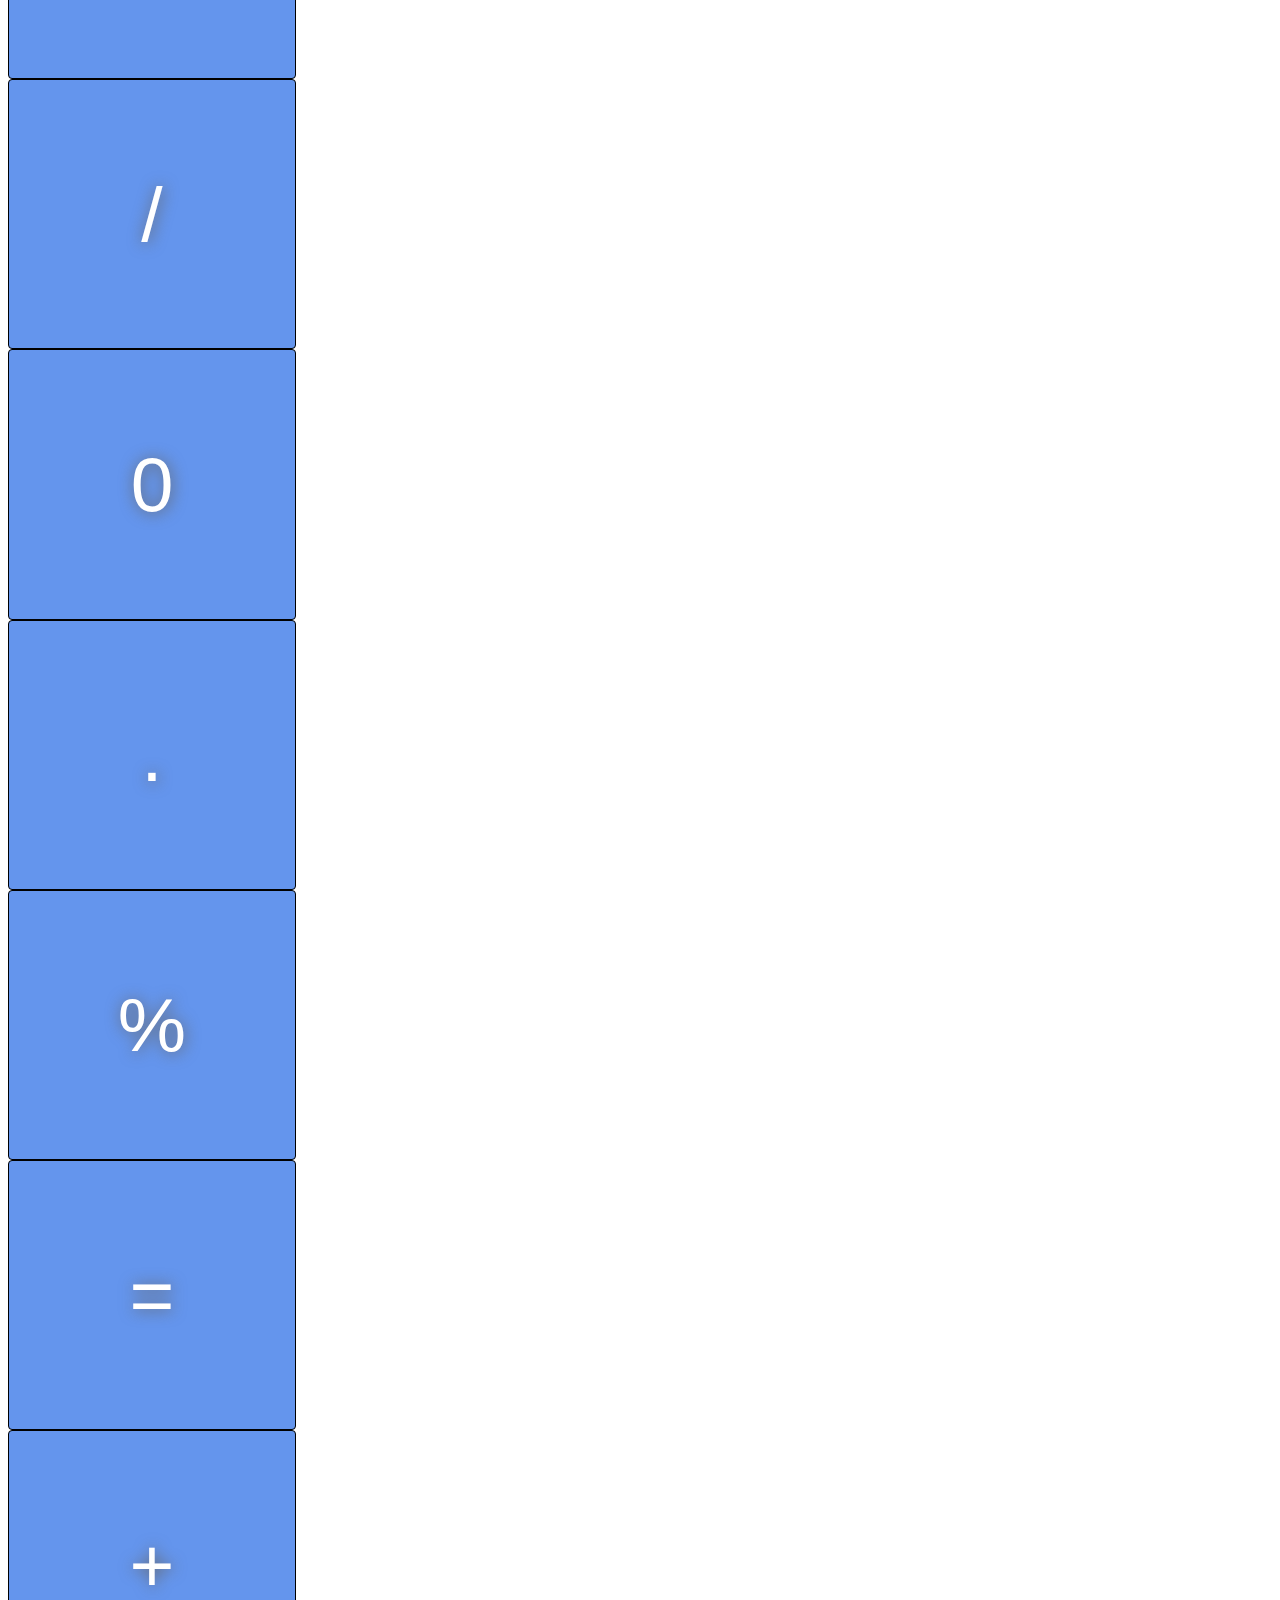
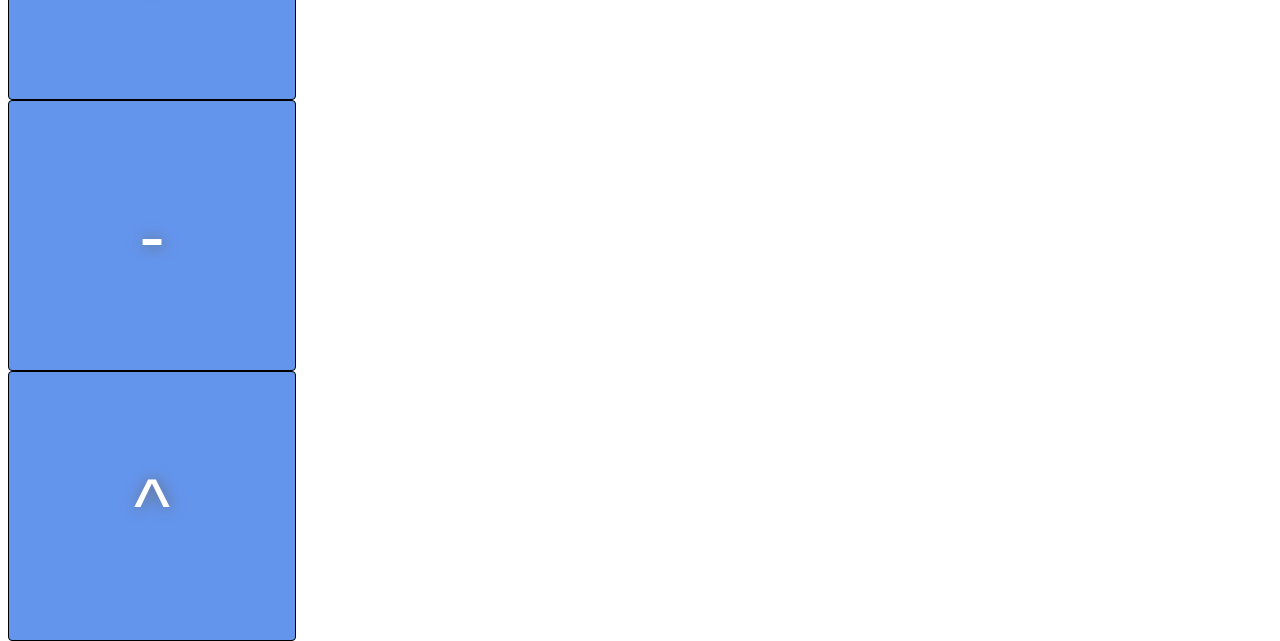
<file: Demo/Calculadora/calculadora.html>
<html>

<head>
    <meta charset="utf-8">
    <title>Calculadora</title>
    <script src="https://ajax.googleapis.com/ajax/libs/jquery/3.6.1/jquery.min.js"></script>
    <link rel="stylesheet" href="calculadora.css">
</head>

<body>
    <div class="container">
        <div class="calculadora">
            <input type="text" id="resultado" readonly />
            <div class="teclado">
                <button class="number">7</button>
                <button class="number">8</button>
                <button class="number">9</button>
                <button class="operation">C</button>
                <button class="number">4</button>
                <button class="number">5</button>
                <button class="number">6</button>
                <button class="operation">*</button>
                <button class="number">1</button>
                <button class="number">2</button>
                <button class="number">3</button>
                <button class="operation">/</button>
                <button class="number">0</button>
                <button class="number">.</button>
                <button class="operation">%</button>
                <button class="operation">=</button>
                <button class="operation">+</button>
                <button class="operation">-</button>
                <button class="operation">^</button>
            </div>
        </div>
    </div>
    <script src="calculadora.js"></script>
</body>
</file>
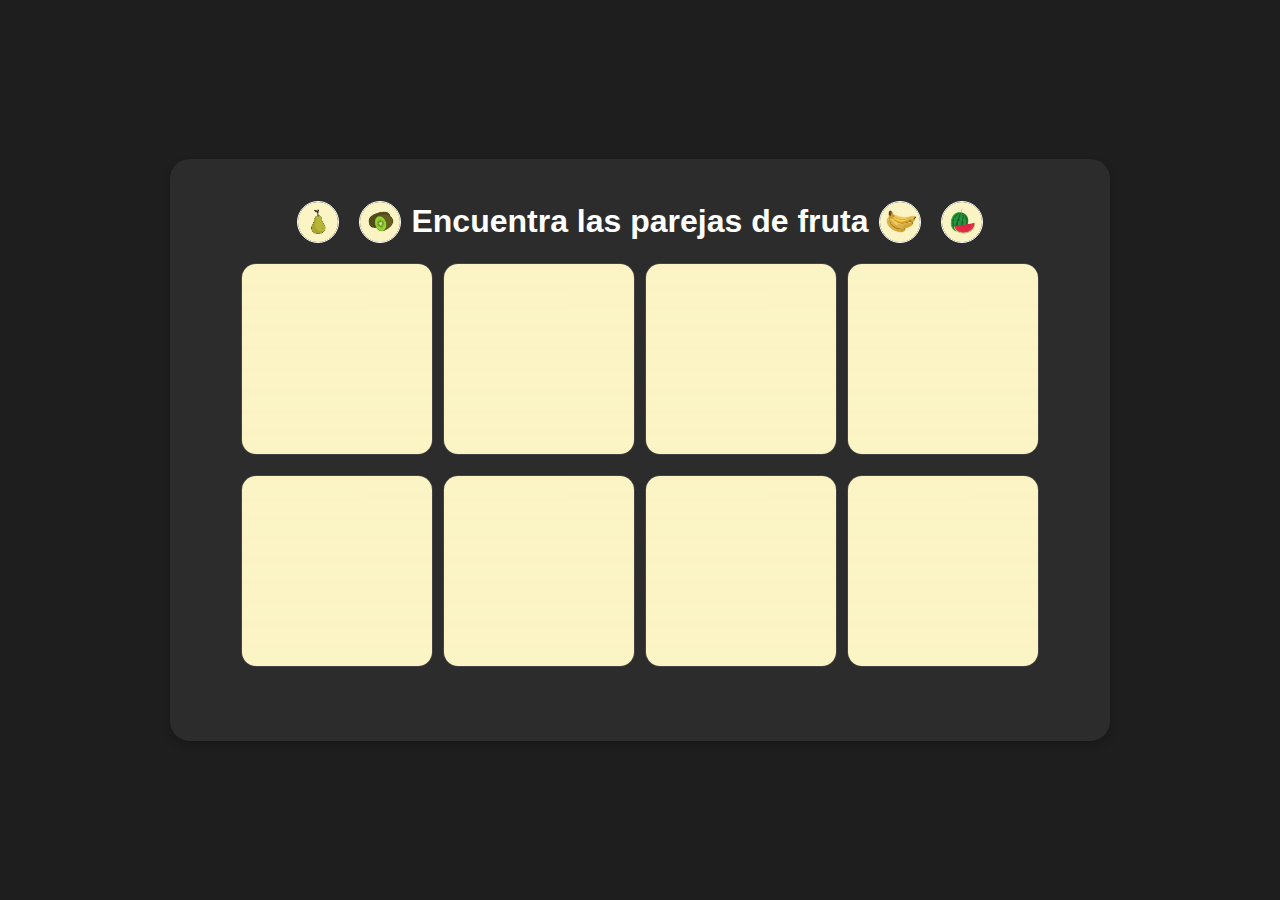
<file: Demo/Encuentra Pareja Fruta/encuentraParejaFruta.html>
<html>
<head>
    <meta charset="utf-8">
    <title>Juego</title>
    <script src="https://ajax.googleapis.com/ajax/libs/jquery/3.6.1/jquery.min.js"></script>
    <link rel="stylesheet" href="encuentraParejaFruta.css">
</head>
<body>
    <div class="container">
        <h1 class="titulo">
            <img class="minifruta" src="img/pera.png">
            <img class="minifruta" src="img/kiwi.png">
            Encuentra las parejas de fruta
            <img class="minifruta" src="img/platano.png">
            <img class="minifruta" src="img/sandia.png">
        </h1>
        <div id="tablero">
            <img id="fruta0" class="fruta" src="img/oculto.png" draggable="false">
            <img id="fruta1" class="fruta" src="img/oculto.png" draggable="false">
            <img id="fruta2" class="fruta" src="img/oculto.png" draggable="false">
            <img id="fruta3" class="fruta" src="img/oculto.png" draggable="false">
            <img id="fruta4" class="fruta" src="img/oculto.png" draggable="false">
            <img id="fruta5" class="fruta" src="img/oculto.png" draggable="false">
            <img id="fruta6" class="fruta" src="img/oculto.png" draggable="false">
            <img id="fruta7" class="fruta" src="img/oculto.png" draggable="false">
        </div>
        <p class="victoria" id="victoriaMensaje"></p>
    </div>
    <script src="encuentraParejaFruta.js"></script>
</body>
</html>
</file>
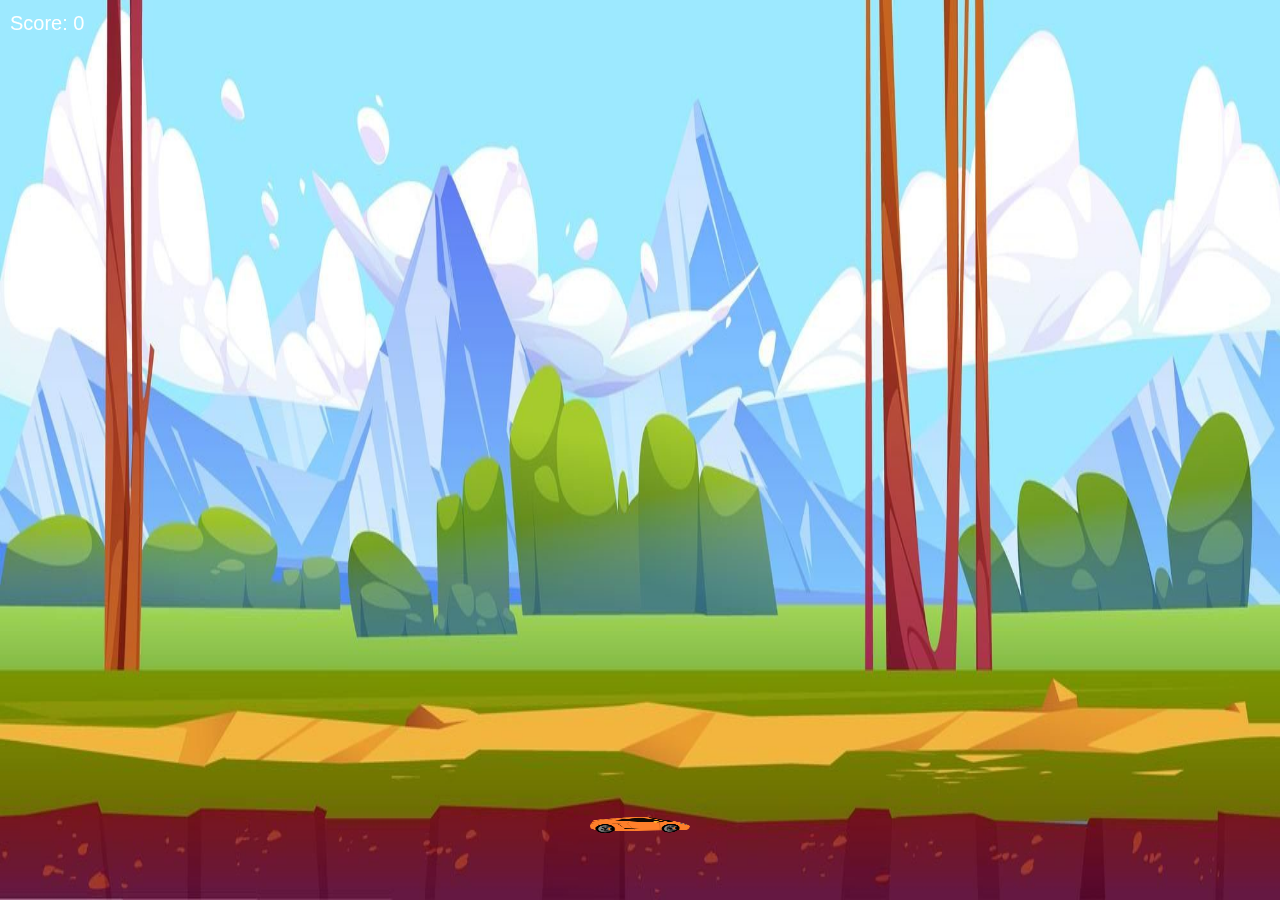
<file: Demo/Race/race.html>
<!DOCTYPE html>
<html lang="en">

<head>
    <meta charset="UTF-8">
    <meta name="viewport" content="width=device-width, initial-scale=1.0">
    <title>Game Title</title>
    <style>
        body {
            margin: 0;
            overflow: hidden;
            /* Evita scrollbars */
        }

        canvas {
            display: block;
        }
    </style>
</head>

<body>
    <canvas id="gameCanvas"></canvas>

    <script src="game.js"></script>
</body>

</html>
</file>
<file: styles/default.css>
@import url("https://fonts.googleapis.com/css?family=Maven+Pro");

* {
    font-family: 'Maven Pro';
}

body,
html {
    margin: 0;
    padding: 0;
    height: 100%;
}

.titulo {
    text-align: center;
    font-size: 2.2em;
    font-weight: bold;
    margin-bottom: 30px;
}

#resume {
    margin-top: 100px;
}

.resume-icon {
    margin-bottom: 30px;
    text-align: center;
}

.resume-icon li:last-child {
    border-bottom-left-radius: 0;
    border-top-left-radius: 0;
}

.resume-icon ul {
    padding: 0;
}

.resume-icon li {
    display: inline-block;
    padding: 10px 30px;
    background: #444;
    color: #fff;
    border-radius: 30px;
    margin: 0 -2px;
    cursor: pointer;
    min-width: 50px;
    width: max(50px, 100%);
    max-width: 100px;
}

.resume-icon li:first-child {
    border-bottom-right-radius: 0;
    border-top-right-radius: 0;
}

.resume-icon .active {
    background: #121212;
}

#resume>.resume-icon>ul>li>*,
#resume>.resume-content * {
    margin: 0;
    text-decoration: none;
    list-style: none;
}

.resume-content {
    padding-left: clamp(5%, 25%, 50%);
    padding-right: clamp(5%, 10%, 20%);
    width: 50%;
}

.resume-content li {
    border-left: 1px solid #d2e8fff5;
    padding-left: 35px;
    padding-bottom: 40px;
    position: relative;
}

.resume-content li:after {
    content: "";
    position: absolute;
    top: 6px;
    left: -6px;
    width: 10px;
    height: 10px;
    background: #468fdd;
    background-color: #468fdd;
    border-radius: 50%;
}

.resume-content li h6 {
    margin-bottom: 10px;
}

.sm-title {
    text-transform: uppercase;
    font-size: 20px;
    font-weight: 700;
    letter-spacing: 1px;
    font-weight: bold;
}

.resume-content li .date {
    font-size: 18px;
    color: #468fdd;
    margin-bottom: 15px;
    font-weight: bold;
}

.resume-content li p {
    line-height: 1.8;
    margin: 0;
    font-size: 16px;
    color: #7e7e7e;
    font-weight: bold;
}

#portfolio {
    margin-top: 100px;
}

#contacto {
    margin-top: 80px;
    text-align: center;
    width: auto;
    height: 100px;
    background-image: linear-gradient(to bottom, rgba(255, 255, 255, 0), #a5b2bff5);
}

#contacto>a>img {
    height: 40px;
    margin-top: 30px;
}

.containerApps {
    display: flex;
    flex-wrap: wrap;
    justify-content: center;
    align-items: center;
    gap: 3rem;
}

.cardWrap {

    transform: perspective(1000px);
    transform-style: preserve-3d;
    cursor: pointer;
}

.cardWrap:hover .cardInfo {
    transform: translateY(0);
}

.cardWrap:hover .cardInfo p {
    opacity: 1;
}

.cardWrap:hover .cardInfo,
.cardWrap:hover .cardInfo p {
    transition: 0.6s cubic-bezier(0.23, 1, 0.32, 1);
}

.cardWrap:hover .cardBg {
    transition: 0.6s cubic-bezier(0.23, 1, 0.32, 1);
}

.cardWrap:hover .card {
    transition: 0.6s cubic-bezier(0.23, 1, 0.32, 1),
        box-shadow 2s cubic-bezier(0.23, 1, 0.32, 1);
    box-shadow: rgba(255, 255, 255, 0.2) 0 0 40px 5px, white 0 0 0 1px,
        rgba(0, 0, 0, 0.66) 0 15px 30px 0, inset #333 0 0 0 5px,
        inset white 0 0 0 6px;
}

.card {
    position: relative;
    width: 320px;
    height: 320px;
    background-color: #333;
    overflow: hidden;
    border-radius: 10px;
    box-shadow: rgba(0, 0, 0, 0.66) 0 15px 30px 0, inset #333 0 0 0 5px,
        inset rgba(255, 255, 255, 0.5) 0 0 0 6px;
    transition: 1s cubic-bezier(0.445, 0.05, 0.55, 0.95);
}

.cardBg {
    opacity: 0.6;
    position: absolute;
    top: -20px;
    left: -20px;
    width: 100%;
    height: 100%;
    padding: 20px;
    background-repeat: no-repeat;
    background-position: center;
    background-size: cover;
    transition: 1s cubic-bezier(0.445, 0.05, 0.55, 0.95),
        opacity 5s 1s cubic-bezier(0.445, 0.05, 0.55, 0.95);
    pointer-events: none;
}

.cardInfo {
    width: 280px;
    padding: 20px;
    position: absolute;
    bottom: 0;
    color: #fff;
    transform: translateY(25%);
    transition: 0.6s 1s cubic-bezier(0.215, 0.61, 0.355, 1);
}

.cardInfo p {
    opacity: 0;
    text-shadow: black 0 2px 3px;
    transition: 0.6s 1s cubic-bezier(0.215, 0.61, 0.355, 1);
}

.cardInfo * {
    position: relative;
    z-index: 1;
}

.cardInfo h3 {
    font-size: 20px;
    font-weight: 700;
    text-shadow: 0px 0px 2px #111;
}

body.modal-open {
    overflow: hidden;
}

.modal {
    display: none;
    position: fixed;
    z-index: 1;
    left: 0;
    top: 0;
    width: 100%;
    height: 100%;
    overflow: hidden;
    background-color: rgba(0, 0, 0, 0.4);
}

.modal-content {
    position: relative;
    margin: 120px auto;
    padding: 0;
    width: 80%;
    max-width: 800px;
    height: 80%;
    max-height: 800px;
    background-color: #fff;
    border-radius: 8px;
    overflow: hidden;
    display: flex;
    justify-content: center;
    align-items: center;
    animation: animatetop 0.4s;
}

@keyframes animatetop {
    from {
        top: -300px;
        opacity: 0;
    }

    to {
        top: 0;
        opacity: 1;
    }
}

.close {
    color: #aaa;
    position: absolute;
    top: 10px;
    right: 25px;
    font-size: 28px;
    font-weight: bold;
    cursor: pointer;
}

.close:hover,
.close:focus {
    color: black;
    text-decoration: none;
    cursor: pointer;
}

.embed-container {
    position: relative;
    width: 100%;
    height: 100%;
    background-color: #000;
}

.embed-container iframe {
    position: absolute;
    top: 0;
    left: 0;
    width: 100%;
    height: 100%;
    border: none;
}

.header-container {
    position: fixed;
    top: 0;
    width: 100%;
    background-color: #f5f5f5;
    padding: 10px 20px;
    display: flex;
    justify-content: space-between;
    align-items: center;
    box-shadow: 0 2px 4px rgba(0, 0, 0, 0.1);
    z-index: 1000;
}

header {
    display: flex;
    justify-content: space-between;
    align-items: center;
    width: calc(100% - 40px);
}

.logo {
    font-size: 20px;
    text-decoration: none;
    color: #333;
    font-weight: bold;
    display: flex;
    align-items: center;
}

.logo-icon {
    width: 10%;
    height: 10%;
    vertical-align: middle;
}

nav {
    flex-grow: 1;
}

nav ul {
    list-style: none;
    display: flex;
    justify-content: center;
    margin: 0;
    padding: 0;
}

nav ul li {
    margin: 0 10px;
}

nav ul li a {
    text-decoration: none;
    color: #333;
    font-weight: bold;
}

.header-buttons {
    display: flex;
    gap: 10px;
}

.header-buttons button {
    padding: 5px;
    cursor: pointer;
    border: none;
    border-radius: 5px;
    background-color: transparent;
    font-size: 18px;
    color: #333;
}

.header-buttons button:hover {
    color: #007bff;
}

body.dark-mode {
    background-color: #0d0d0d;
    color: #fff;
}

body.dark-mode .header-container {
    background-color: #151515;
}

body.dark-mode .logo,
body.dark-mode nav ul li a {
    color: #fff;
}

body.dark-mode .header-buttons button {
    color: #fff;
}

body.dark-mode .header-buttons button:hover {
    color: #007bff;
}

section {
    scroll-margin-top: 60px;
}

body,
html {
    margin: 0;
    padding: 0;
    height: 100%;
}

.hero {
    background-image: url('../img/fondo.jpg');
    background-size: cover;
    background-position: center;
    height: 100vh;
    display: flex;
    justify-content: center;
    align-items: center;
}

.hero-content {
    background: rgba(0, 0, 0, 0.5);
    padding: 20px;
    border-radius: 10px;
    color: #fff;
    text-align: center;
}

.typing-animation {
    font-size: 1.3em;
    white-space: nowrap;
    overflow: hidden;
    border-right: 4px solid #fff;
    animation: typing 4s steps(40, end), blink-caret .75s step-end infinite, deleting 4s steps(40, end) 4s;
    animation-iteration-count: infinite;
    animation-direction: alternate;
}

.name{
    font-size: 2em;
    white-space: nowrap;
    overflow: hidden;
}

@keyframes typing {
    from {
        width: 0;
    }

    to {
        width: 100%;
    }
}

@keyframes deleting {
    from {
        width: 100%;
    }

    to {
        width: 0;
    }
}

@keyframes blink-caret {

    from,
    to {
        border-color: transparent;
    }

    50% {
        border-color: white;
    }
}
</file>
<file: Buscaminas/buscaminas.css>
body {
    background-color: black;
    color: white;
    font-family: 'Courier New', Courier, monospace;
    /*'Press Start 2P' */
}

h1,
h2 {
    text-align: center;
}

h1 {
    font-size: 4em;
}

h2 {
    font-size: 2.5em;
}

#tablero {
    margin: auto;
    margin-top: 10px;
    max-width: 100%;
    display: flex;
    flex-wrap: wrap;
}

#tablero>button {
    width: 40px;
    height: 40px;
    max-width: 33.33%;
    font-size: 1.6em;
    border-color: gray;
    font-weight: bold;
}

#mensajes,
#mensajes>label,
#mensajes>button,
#mensajes>input{
    text-align: center;
    font-size: 1.2em;
}

#mensajes,
#mensajes>label{
font-weight: bold;
}

#mensajes{
    height: 50px;
}

#mensajes>input{
    width: 70px;
}
</file>
<file: Calculadora/calculadora.css>
button {
    border-radius: 4px;
    text-shadow: 1px 1px 15px #666666;
    font-family: Arial;
    color: #ffffff;
    font-size: 30px;
    padding: 30px 40px;
    background: cornflowerblue;
    border: solid #000000 1px;
    text-decoration: none;
    width: 100%;
}

input {
    border-radius: 4px;
    font-family: Arial;
    color: black;
    font-size: 45px;
    padding: 30px 40px;
    background: cornflowerblue;
    border: solid #000000 1px;
    text-decoration: none;
    width: 100%;
    text-align: right;
}

.calculadora {
    display: block;
    margin: 20px auto;
    padding: 20px;
    background-color: lightsteelblue;
    width: 490px;
    height: 550px;
    border-radius: 25px;
}
</file>
<file: Encuentra Pareja Fruta/encuentraParejaFruta.css>
body {
    background-color: white;
    color: black;
    font-family: Impact, Haettenschweiler, 'Arial Narrow Bold', sans-serif;
}
.fruta, .acertada {
    width: 200px;
    height: 200px;
    border-radius: 25px;
    border: solid #000000 1px;
    margin-right: 5px;
    margin-bottom: 5px;
}

.titulo {
    margin-top: 30px;
    text-align: center;
    font-size: 30;
    font-family: 'Courier New', Courier, monospace;
    font-weight: bold;
}

.minifruta {
    width: 50px;
    height: 50px;
    border-radius: 25px;
    border: solid #000000 1px;
    pointer-events: none;
}

#tablero{
    margin: auto;
    width: 830px;
    max-width: 100%;
    display: flex;
    flex-wrap: wrap;
}

.victoria{
    margin-top: 30px;
    text-align: center;
    font-size: 30;
    font-family: 'Courier New', Courier, monospace;
    font-weight: bold;
    color: chartreuse;
}
</file>
<file: Patron desbloqueo/patronDesbloqueo.css>
body{
    margin-top: 40px;
    margin-left: 40px;
}

.circulo {
    position: relative;
    width: 120px;
    height: 120px;
    border-radius: 50%;
    border: 5px solid black;
    background: silver;
    margin-bottom: 50px;
    margin-right: 50px;
}

.circulo>div {
    position: absolute;
    width: 10;
    height: 10px;
    border-radius: 50%;
    background: oranbge;
    margin: auto;
    top: 0;
    left: 0;
    bottom: 0;
    right: 0;
    background-color: black;
}
</file>
<file: Reloj digital/relojDigital.css>
.reloj {
    display: flex;
    justify-content: center;
    align-items: center;
    border-radius: 4px;
    font-family: 'Courier New', Courier, monospace;
    color: black;
    font-size: 192px;
    background: royalblue;
    border: solid #000000 1px;
    text-decoration: none;
}
</file>
<file: Tres En Raya/tresEnRaya.css>
body{
    background-color: black;
    color: white;
    font-family: 'Courier New', Courier, monospace; /*'Press Start 2P' */
}

h1,h2{
    text-align: center;
}

h1{
    font-size: 4em;
}

h2{
    font-size: 2.5em;
}

#tablero{
    margin:auto;
    width: 750px;
    max-width: 100%;
    display: flex;
    flex-wrap: wrap;
}

#tablero>button{
    width: 250px;
    height: 250px;
    max-width: 33.33%;
    font-size: 10em;
}

#textoVictoria{
    visibility: hidden;
    color: seagreen;
}

#reiniciar{
    font-size: 20px;
    color: black;
}
</file>
<file: Demo/Calculadora/calculadora.css>
button {
    border-radius: 4px;
    text-shadow: 1px 1px 15px #666666;
    font-family: Arial;
    color: #ffffff;
    font-size: 6vw;
    padding: 7vw 8vw;
    background: cornflowerblue;
    border: solid #000000 1px;
    text-decoration: none;
    width: 100%;
}

input {
    border-radius: 4px;
    font-family: Arial;
    color: black;
    font-size: 8vw;
    font-weight: bold;
    padding: 7vw 8vw;
    background: cornflowerblue;
    border: solid #000000 1px;
    text-decoration: none;
    width: 100%;
    text-align: right;
}

.calculadora {
    display: block;
    background-color: lightsteelblue;
    width: 22.5vw;
    height: 24.5vw;
    border-radius: 1.5vw;
}
</file>
<file: Demo/Encuentra Pareja Fruta/encuentraParejaFruta.css>
body {
    background-color: #1e1e1e;
    color: #ffffff;
    font-family: 'Arial', sans-serif;
    display: flex;
    justify-content: center;
    align-items: center;
    height: 100vh;
    margin: 0;
}

.container {
    display: flex;
    flex-direction: column;
    align-items: center;
    background-color: #2c2c2c;
    padding: 20px;
    border-radius: 20px;
    box-shadow: 0 4px 8px rgba(0, 0, 0, 0.2);
    max-width: 900px;
    width: 90%;
}

.titulo {
    text-align: center;
    font-size: 2rem;
    font-weight: bold;
    margin-bottom: 20px;
    display: flex;
    align-items: center;
    justify-content: center;
}

.minifruta {
    width: 40px;
    height: 40px;
    border-radius: 50%;
    border: solid #ffffff 1px;
    margin: 0 10px;
    pointer-events: none;
}

#tablero {
    display: flex;
    flex-wrap: wrap;
    justify-content: center;
    gap: 10px;
    max-width: 800px;
    width: 100%;
}

.fruta,
.acertada {
    width: calc(25% - 10px);
    aspect-ratio: 1;
    max-width: 200px;
    max-height: 200px;
    border-radius: 15px;
    border: solid #444 1px;
    margin-bottom: 10px;
    background-color: #444;
    cursor: pointer;
    transition: transform 0.2s;
}

.fruta:hover {
    transform: scale(1.05);
}

.victoria {
    margin-top: 20px;
    text-align: center;
    font-size: 1.5rem;
    font-weight: bold;
    color: chartreuse;
}
</file>
